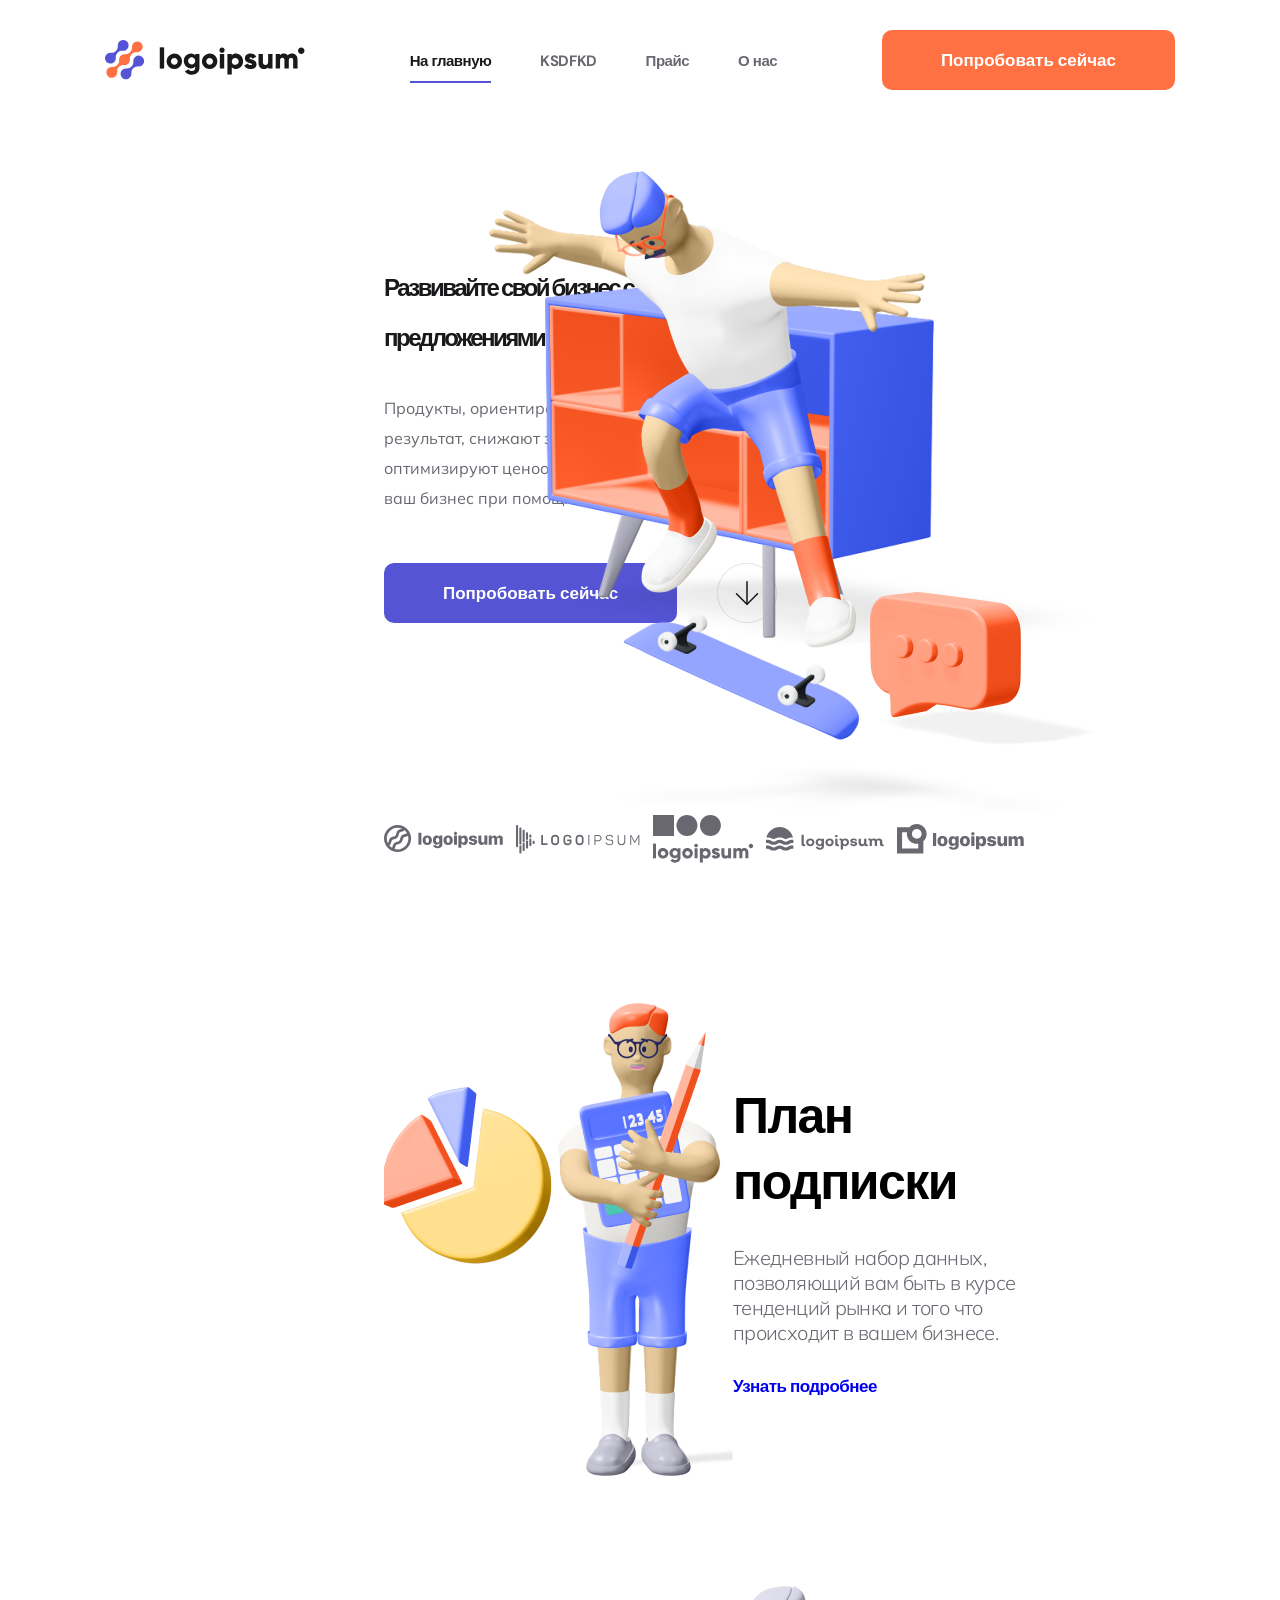
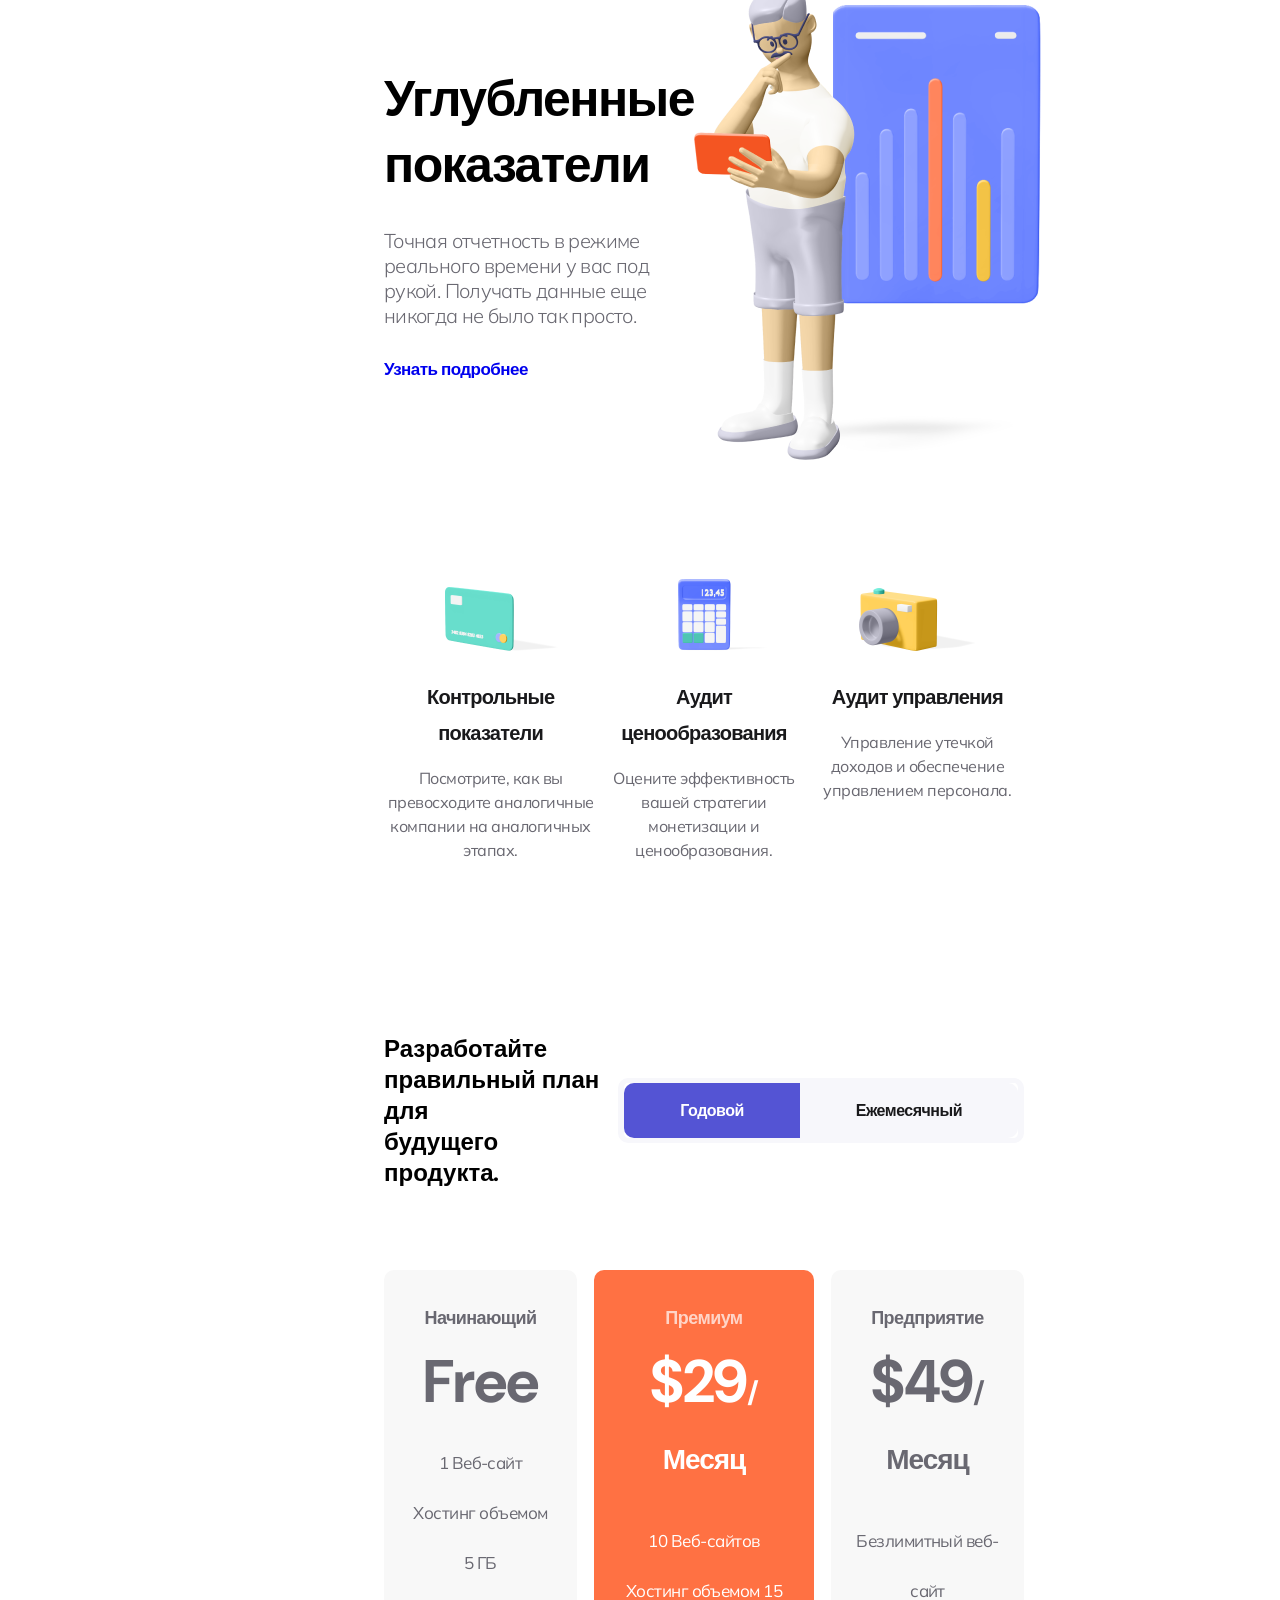
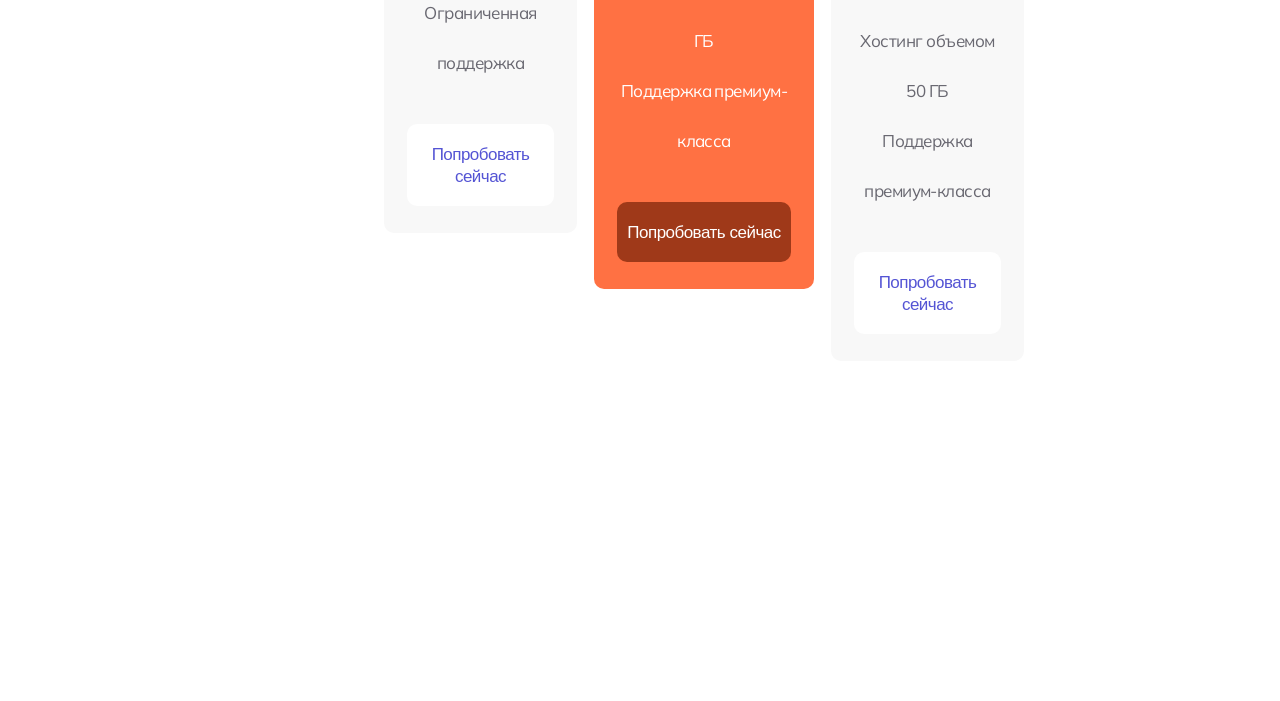
<file: Index.html>
<!DOCTYPE html>
<html lang="en">
<head>
    <meta charset="UTF-8">
    <meta name="viewport" content="width=device-width, initial-scale=1.0">
    <title>Сайтец</title>
    <link rel="stylesheet" href="Style.css">
    <link rel="shortcut icon" href="IMG/lOGO.svg" type="image/x-icon">
    
    <link rel="preconnect" href="https://fonts.googleapis.com">
<link rel="preconnect" href="https://fonts.gstatic.com" crossorigin>
<link href="https://fonts.googleapis.com/css2?family=DM+Sans:ital,opsz,wght@0,9..40,100..1000;1,9..40,100..1000&family=Mulish:ital,wght@0,200..1000;1,200..1000&display=swap" rel="stylesheet">

<link rel="preconnect" href="https://fonts.googleapis.com">
<link rel="preconnect" href="https://fonts.gstatic.com" crossorigin>
<link href="https://fonts.googleapis.com/css2?family=Mulish:ital,wght@0,200..1000;1,200..1000&display=swap" rel="stylesheet">
    
</head>
<body>


    <header class="header">
        <div class="header_container">
            <nav class="header_navigate">
                <img src="IMG/Logo_Ipsum.svg" alt="Дизайнер спит">
                <ul class="header_list">
                    <li>
                        <a class="header_list-link active" id="active" href="#">На главную</a>
                    </li>
                    <li>
                        <a class="header_list-link" href="#">KSDFKD</a>
                    </li>
                    <li>
                        <a class="header_list-link" href="#">Прайс</a>
                    </li>
                    <li>
                        <a class="header_list-link" href="#">О нас</a>
                    </li>
                </ul>
                <a class="header_button" href="#"> Попробовать сейчас</a> 
            </nav>
        </div>
    </header>

<div class="grid">
    <main>
        <section class="Hero_Block">
            <div class="Hero_Container">
                <div class="Hero_Content">
                    <div class="Hero_Text">

                        <H1 class="Hero_title">
                            Развивайте свой бизнес с лучшими предложениями
                        </H1>
                        <p class="Hero_Desc">
                            Продукты, ориентированные на конечный результат, снижают загруденность клиентов, оптимизируют ценообразование и расширяют ваш бизнес при помощи наших предложений.
                        </p>
                        
                    </div>
                    <div class="Hero_Buttons">
                        <a href="#" class="Hero_Button"> Попробовать сейчас </a>
                        <a href="#companies_scroll" class="Hero_Scroll">
                            <img class="Hero_Scroll_IMG" src="IMG/Down Arrow.svg" >
                        </a>
                    </div>

                </div>
            <img class="Hero_Image" src="IMG/Hero 3D.png" alt="Дизайнер забухал">
            </div>
        </section>
        

        <section class="companies_block" id="companies_scroll">
            <div class="companies">
                <ul class="company">
                    <li class="companies_company">
                        <img src="IMG/1.svg" alt="Анлак" class="company_logo">
                    </li>
                    <li class="companies_company">
                        <img src="IMG/2.svg" alt="Анлак" class="company_logo">
                    </li>
                    <li class="companies_company">
                        <img src="IMG/3.svg" alt="Анлак" class="company_logo">
                    </li>
                    <li class="companies_company">
                        <img src="IMG/4.svg" alt="Анлак" class="company_logo">
                    </li>
                    <li class="companies_company">
                        <img src="IMG/5.svg" alt="Анлак" class="company_logo">
                    </li>
                </ul>
            </div>

            <div class="pudfutture">
            <section class="features">
                <div class="features_conteiner">
                    <div class="feature">
                        <img src="IMG/Subscription.png" alt="Анлак" class="feature_image">
                        <div class="feature_content">
                            <h3 class="feature_title"> План подписки </h3>
                                <p class="feature_desc">Ежедневный набор данных, позволяющий вам быть в курсе тенденций рынка и того что происходит в вашем бизнесе.</p>
                                <a href="#" class="feature_link">Узнать подробнее</a>
                        </div>
                    </div>
                </div>
            </section>

            <section class="features">
                <div class="features_conteiner">
                    <div class="feature">
                        <div class="feature_content">
                            <h3 class="feature_title"> Углубленные показатели</h3>
                                <p class="feature_desc">Точная отчетность в режиме реального времени у вас под рукой. Получать данные еще никогда не было так просто.</p>
                                <a href="#" class="feature_link">Узнать подробнее</a>
                        </div>
                        <img src="IMG/Metrics.png" alt="Анлак" class="feature_image">
                    </div>
                </div>
            </section>
            </div>


            <div class="offers_block">
                <div class="offers_conteiner">
                    <div class="offer">
                        <img src="IMG/Benchmarks.png" alt="" class="offers_img">
                        <p class="offer_text">Контрольные показатели</p>
                        <p class="offer_discription">Посмотрите, как вы превосходите аналогичные компании на аналогичных этапах.</p>
                    </div>
                    <div class="offer">
                        <img src="IMG/Pricing Audit.png" alt="" class="offers_img">
                        <p class="offer_text">Аудит ценообразования</p>
                        <p class="offer_discription">Оцените эффективность вашей стратегии монетизации и ценообразования.</p>
                    </div>
                    <div class="offer">
                        <img src="IMG/Retention Audit.png" alt="" class="offers_img">
                        <p class="offer_text">Аудит управления</p>
                        <p class="offer_discription">Управление утечкой доходов и обеспечение управлением персонала.</p>
                    </div>
                </div>
            </div>
        

        <section class="subscription">
            <div class="subscription_container">
                <div class="subscription_header">
                    <H2 class="subscription_title">Разработайте правильный план для <BR> будущего продукта.</H2>
                    <div class="subscription_tabs">
                        <buton class="subscription_tab active">Годовой</buton>
                        <buton class="subscription_tab">Ежемесячный</buton>
                    </div>
                </div>
            </div>

            <div class="ped">
            <div class="subscription_plans">
                <div class="subscription_plan">
                    <P class="subscription_plan_title">Начинающий</P>
                    <h2 class="subscription_plan_price">Free</h2>
                    <p class="subscription_plan_features">1 Веб-сайт <br> Хостинг объемом <br> 5 ГБ Ограниченная поддержка</p>
                    <a href="#" class="subscription_plan_button">Попробовать сейчас</a>
                </div>
            </div>

            <div class="subscription_plans ">
                <div class="subscription_plan active">
                    <P class="subscription_plan_title">Премиум</P>
                    <h2 class="subscription_plan_price">$29<span>/Месяц</span></h2>
                    <p class="subscription_plan_features">10 Веб-сайтов <br> Хостинг объемом 15 ГБ <br> Поддержка премиум-класса</p>
                    <a href="#" class="subscription_plan_button">Попробовать сейчас</a>
                </div>
            </div>

            <div class="subscription_plans">
                <div class="subscription_plan">
                    <P class="subscription_plan_title">Предприятие</P>
                    <h2 class="subscription_plan_price">$49<span>/Месяц</span></h2>
                    <p class="subscription_plan_features">Безлимитный веб-сайт <br> Хостинг объемом 50 ГБ <br> Поддержка премиум-класса</p>
                    <a href="#" class="subscription_plan_button">Попробовать сейчас</a>
                </div>
            </div>
            </div>

        </section>
        </section>

    </main>
</div>
</body>
</html>
</file>
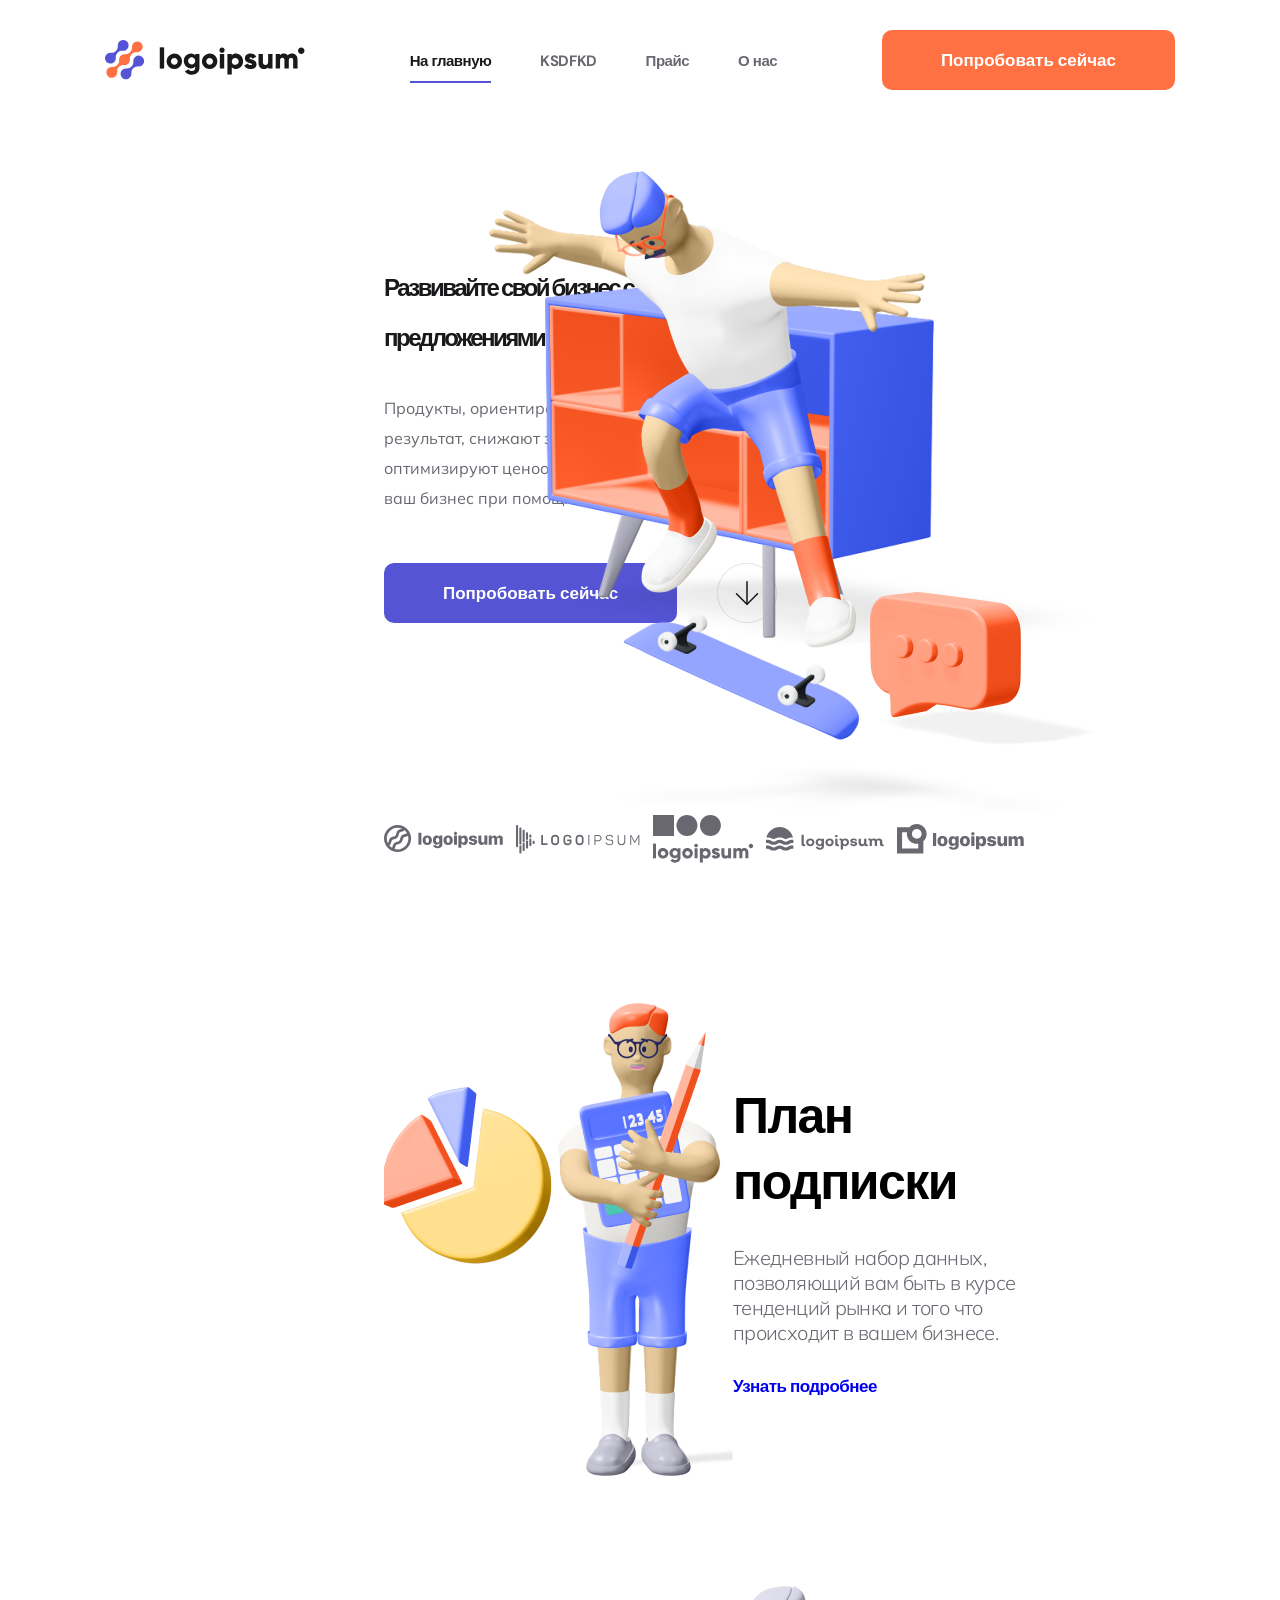
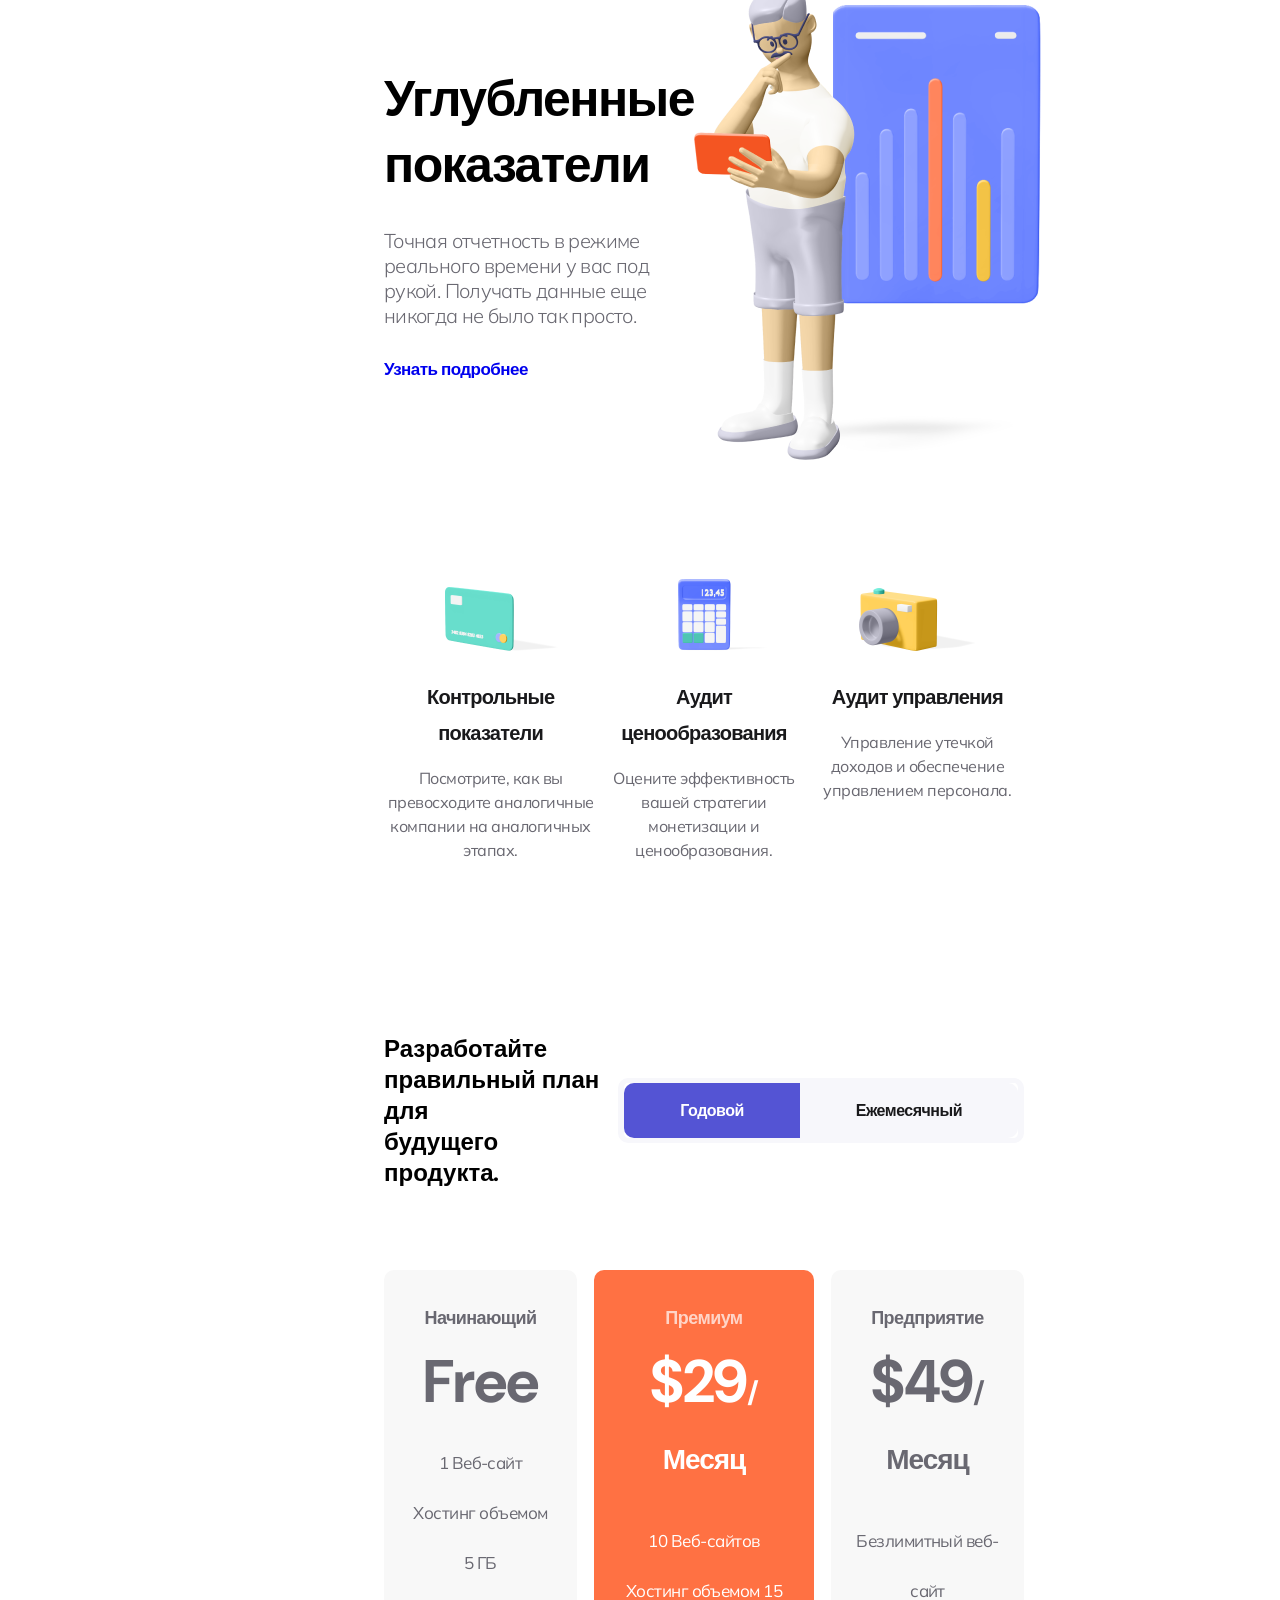
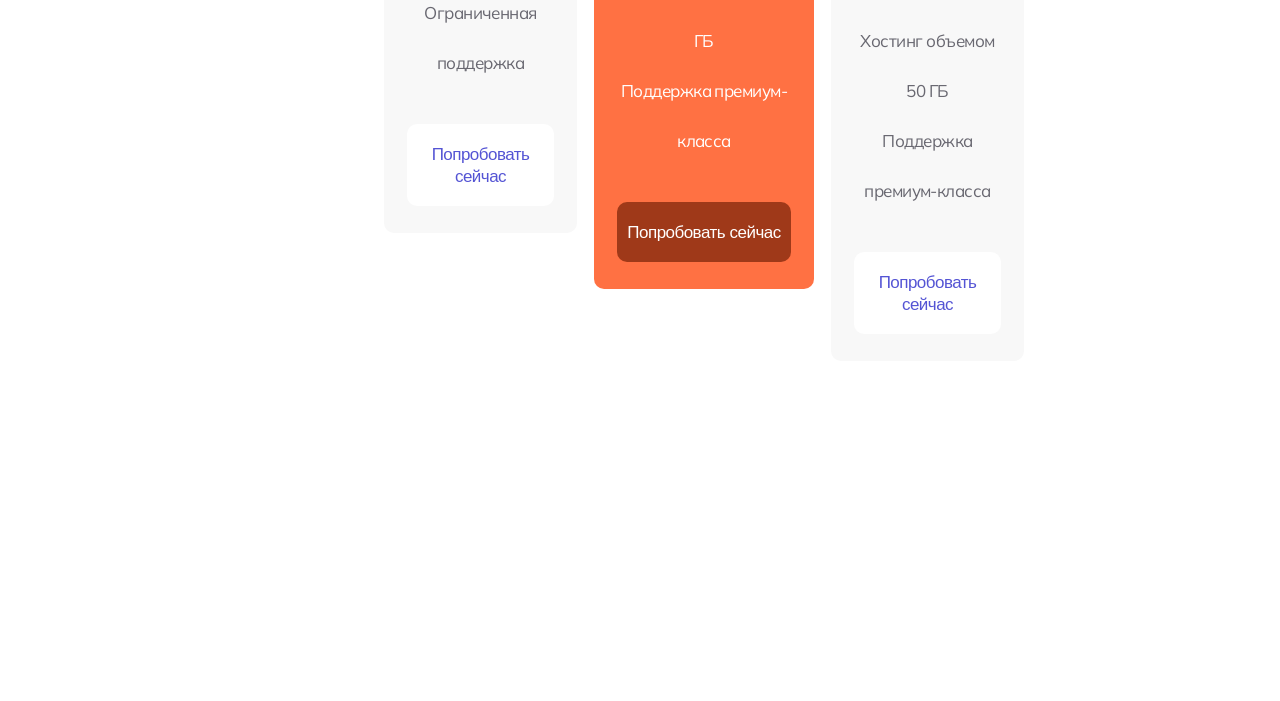
<file: index.html>
<!DOCTYPE html>
<html lang="en">
<head>
    <meta charset="UTF-8">
    <meta name="viewport" content="width=device-width, initial-scale=1.0">
    <title>Сайтец</title>
    <link rel="stylesheet" href="style.css">
    <link rel="shortcut icon" href="IMG/lOGO.svg" type="image/x-icon">
    
    <link rel="preconnect" href="https://fonts.googleapis.com">
<link rel="preconnect" href="https://fonts.gstatic.com" crossorigin>
<link href="https://fonts.googleapis.com/css2?family=DM+Sans:ital,opsz,wght@0,9..40,100..1000;1,9..40,100..1000&family=Mulish:ital,wght@0,200..1000;1,200..1000&display=swap" rel="stylesheet">

<link rel="preconnect" href="https://fonts.googleapis.com">
<link rel="preconnect" href="https://fonts.gstatic.com" crossorigin>
<link href="https://fonts.googleapis.com/css2?family=Mulish:ital,wght@0,200..1000;1,200..1000&display=swap" rel="stylesheet">
    
</head>
<body>


    <header class="header">
        <div class="header_container">
            <nav class="header_navigate">
                <img src="IMG/Logo_Ipsum.svg" alt="Дизайнер спит">
                <ul class="header_list">
                    <li>
                        <a class="header_list-link active" id="active" href="#">На главную</a>
                    </li>
                    <li>
                        <a class="header_list-link" href="#">KSDFKD</a>
                    </li>
                    <li>
                        <a class="header_list-link" href="#">Прайс</a>
                    </li>
                    <li>
                        <a class="header_list-link" href="#">О нас</a>
                    </li>
                </ul>
                <a class="header_button" href="#"> Попробовать сейчас</a> 
            </nav>
        </div>
    </header>

<div class="grid">
    <main>
        <section class="Hero_Block">
            <div class="Hero_Container">
                <div class="Hero_Content">
                    <div class="Hero_Text">

                        <H1 class="Hero_title">
                            Развивайте свой бизнес с лучшими предложениями
                        </H1>
                        <p class="Hero_Desc">
                            Продукты, ориентированные на конечный результат, снижают загруденность клиентов, оптимизируют ценообразование и расширяют ваш бизнес при помощи наших предложений.
                        </p>
                        
                    </div>
                    <div class="Hero_Buttons">
                        <a href="#" class="Hero_Button"> Попробовать сейчас </a>
                        <a href="#companies_scroll" class="Hero_Scroll">
                            <img class="Hero_Scroll_IMG" src="IMG/Down Arrow.svg" >
                        </a>
                    </div>

                </div>
            <img class="Hero_Image" src="IMG/Hero 3D.png" alt="Дизайнер забухал">
            </div>
        </section>
        

        <section class="companies_block" id="companies_scroll">
            <div class="companies">
                <ul class="company">
                    <li class="companies_company">
                        <img src="IMG/1.svg" alt="Анлак" class="company_logo">
                    </li>
                    <li class="companies_company">
                        <img src="IMG/2.svg" alt="Анлак" class="company_logo">
                    </li>
                    <li class="companies_company">
                        <img src="IMG/3.svg" alt="Анлак" class="company_logo">
                    </li>
                    <li class="companies_company">
                        <img src="IMG/4.svg" alt="Анлак" class="company_logo">
                    </li>
                    <li class="companies_company">
                        <img src="IMG/5.svg" alt="Анлак" class="company_logo">
                    </li>
                </ul>
            </div>

            <div class="pudfutture">
            <section class="features">
                <div class="features_conteiner">
                    <div class="feature">
                        <img src="IMG/Subscription.png" alt="Анлак" class="feature_image">
                        <div class="feature_content">
                            <h3 class="feature_title"> План подписки </h3>
                                <p class="feature_desc">Ежедневный набор данных, позволяющий вам быть в курсе тенденций рынка и того что происходит в вашем бизнесе.</p>
                                <a href="#" class="feature_link">Узнать подробнее</a>
                        </div>
                    </div>
                </div>
            </section>

            <section class="features">
                <div class="features_conteiner">
                    <div class="feature">
                        <div class="feature_content">
                            <h3 class="feature_title"> Углубленные показатели</h3>
                                <p class="feature_desc">Точная отчетность в режиме реального времени у вас под рукой. Получать данные еще никогда не было так просто.</p>
                                <a href="#" class="feature_link">Узнать подробнее</a>
                        </div>
                        <img src="IMG/Metrics.png" alt="Анлак" class="feature_image">
                    </div>
                </div>
            </section>
            </div>


            <div class="offers_block">
                <div class="offers_conteiner">
                    <div class="offer">
                        <img src="IMG/Benchmarks.png" alt="" class="offers_img">
                        <p class="offer_text">Контрольные показатели</p>
                        <p class="offer_discription">Посмотрите, как вы превосходите аналогичные компании на аналогичных этапах.</p>
                    </div>
                    <div class="offer">
                        <img src="IMG/Pricing Audit.png" alt="" class="offers_img">
                        <p class="offer_text">Аудит ценообразования</p>
                        <p class="offer_discription">Оцените эффективность вашей стратегии монетизации и ценообразования.</p>
                    </div>
                    <div class="offer">
                        <img src="IMG/Retention Audit.png" alt="" class="offers_img">
                        <p class="offer_text">Аудит управления</p>
                        <p class="offer_discription">Управление утечкой доходов и обеспечение управлением персонала.</p>
                    </div>
                </div>
            </div>
        

        <section class="subscription">
            <div class="subscription_container">
                <div class="subscription_header">
                    <H2 class="subscription_title">Разработайте правильный план для <BR> будущего продукта.</H2>
                    <div class="subscription_tabs">
                        <buton class="subscription_tab active">Годовой</buton>
                        <buton class="subscription_tab">Ежемесячный</buton>
                    </div>
                </div>
            </div>

            <div class="ped">
            <div class="subscription_plans">
                <div class="subscription_plan">
                    <P class="subscription_plan_title">Начинающий</P>
                    <h2 class="subscription_plan_price">Free</h2>
                    <p class="subscription_plan_features">1 Веб-сайт <br> Хостинг объемом <br> 5 ГБ Ограниченная поддержка</p>
                    <a href="#" class="subscription_plan_button">Попробовать сейчас</a>
                </div>
            </div>

            <div class="subscription_plans ">
                <div class="subscription_plan active">
                    <P class="subscription_plan_title">Премиум</P>
                    <h2 class="subscription_plan_price">$29<span>/Месяц</span></h2>
                    <p class="subscription_plan_features">10 Веб-сайтов <br> Хостинг объемом 15 ГБ <br> Поддержка премиум-класса</p>
                    <a href="#" class="subscription_plan_button">Попробовать сейчас</a>
                </div>
            </div>

            <div class="subscription_plans">
                <div class="subscription_plan">
                    <P class="subscription_plan_title">Предприятие</P>
                    <h2 class="subscription_plan_price">$49<span>/Месяц</span></h2>
                    <p class="subscription_plan_features">Безлимитный веб-сайт <br> Хостинг объемом 50 ГБ <br> Поддержка премиум-класса</p>
                    <a href="#" class="subscription_plan_button">Попробовать сейчас</a>
                </div>
            </div>
            </div>

        </section>
        </section>

    </main>
</div>
</body>
</html>
</file>
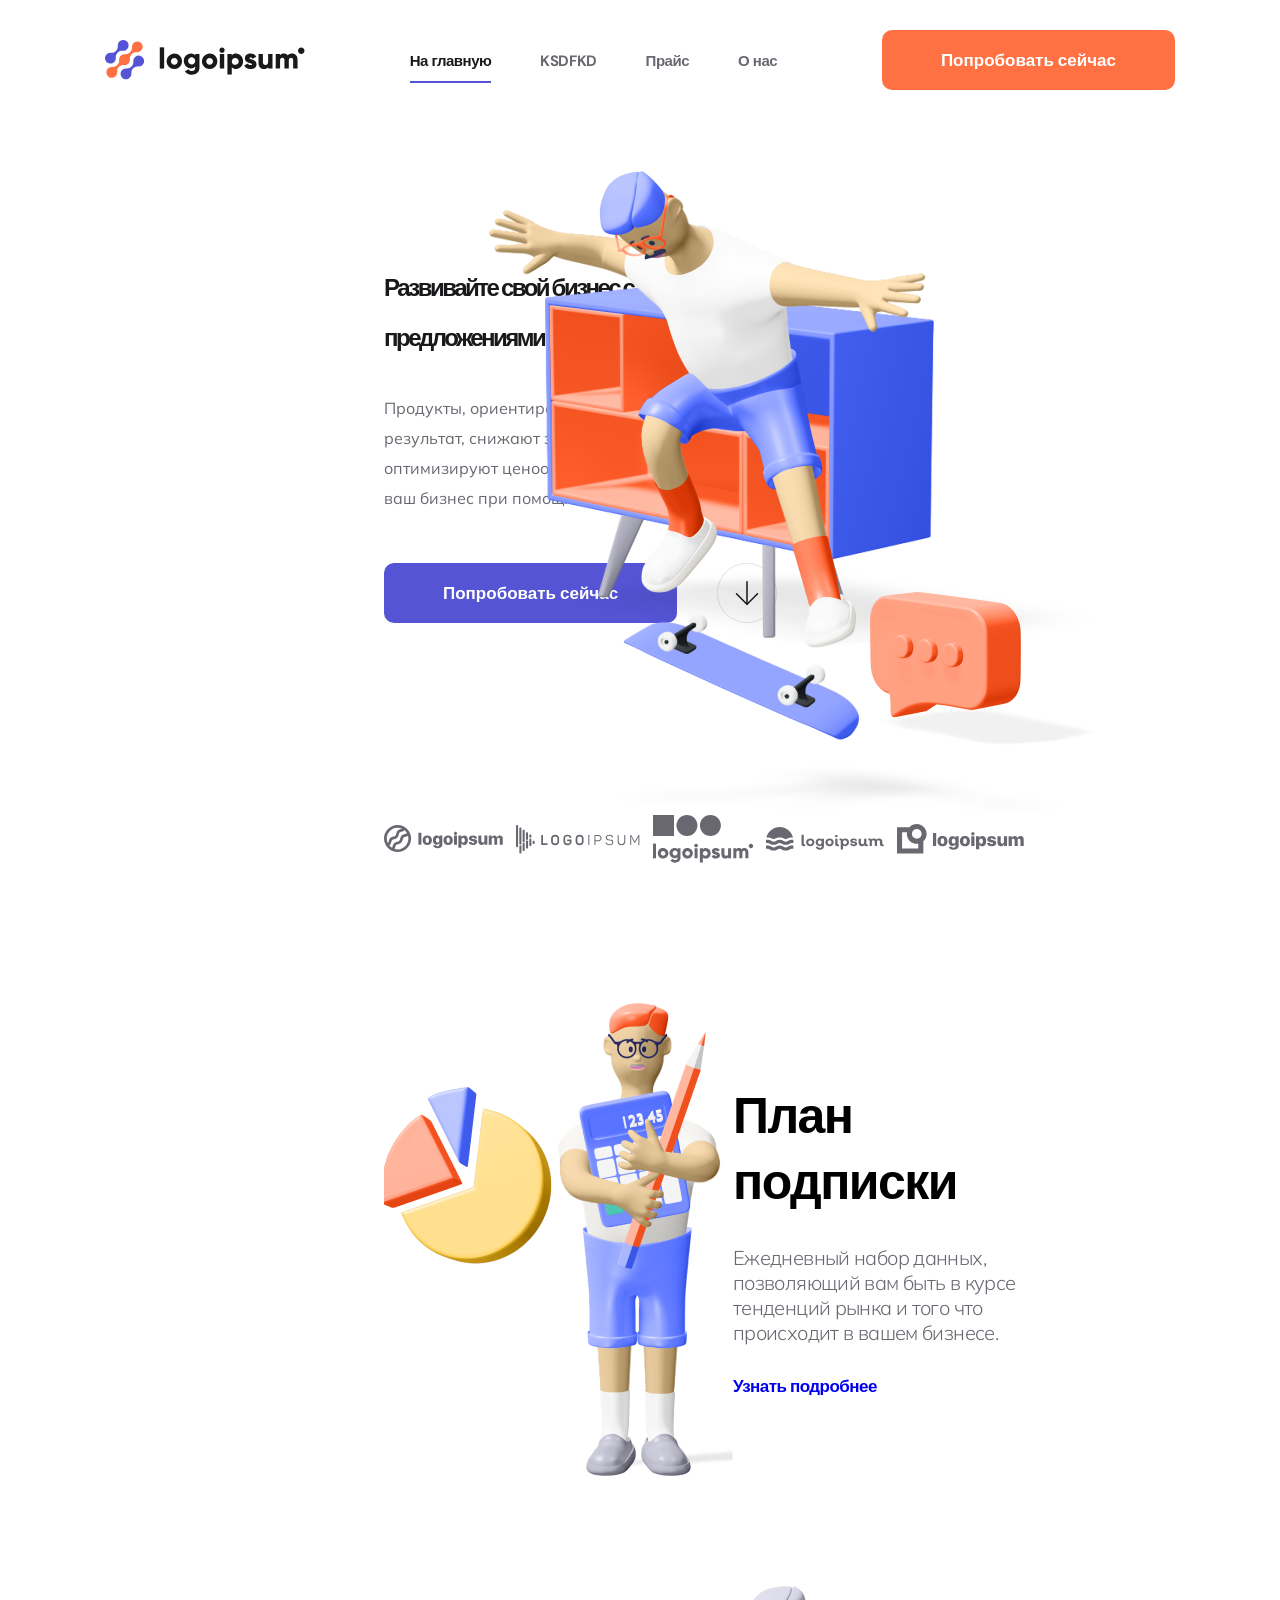
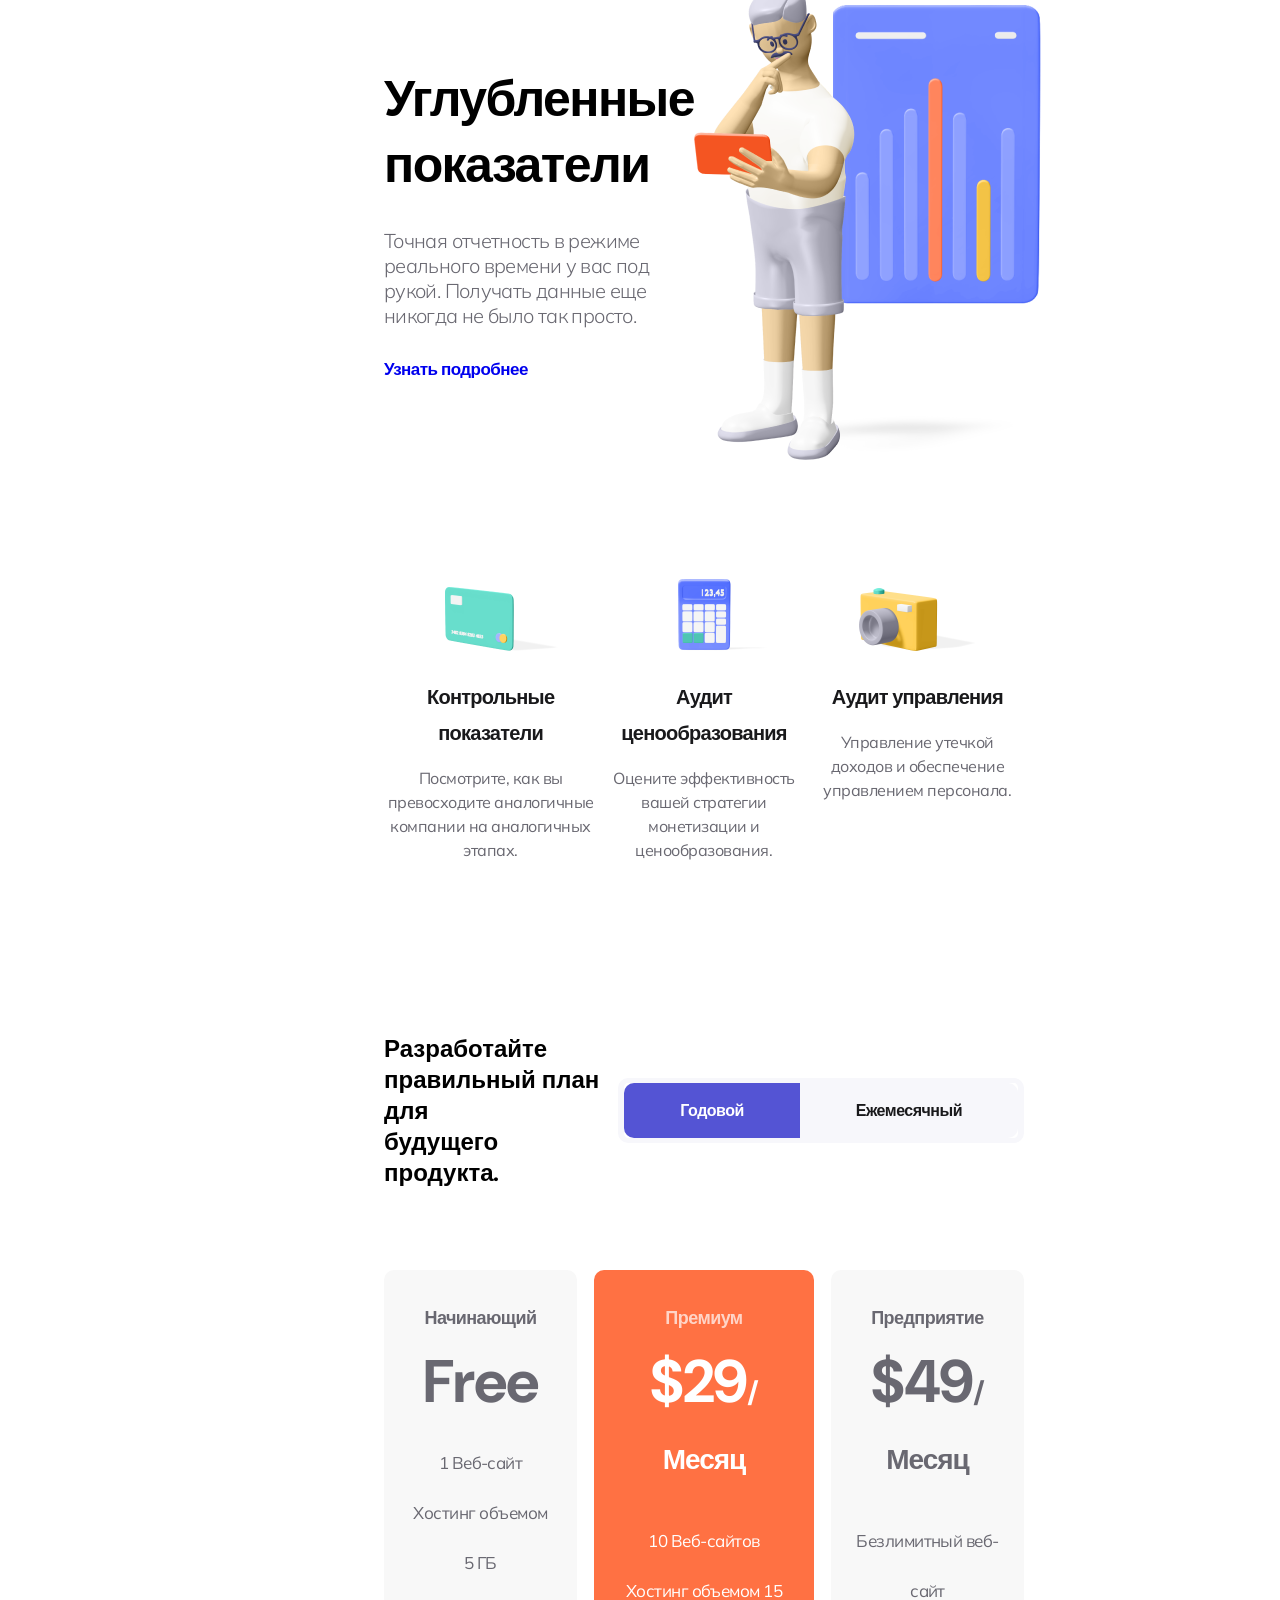
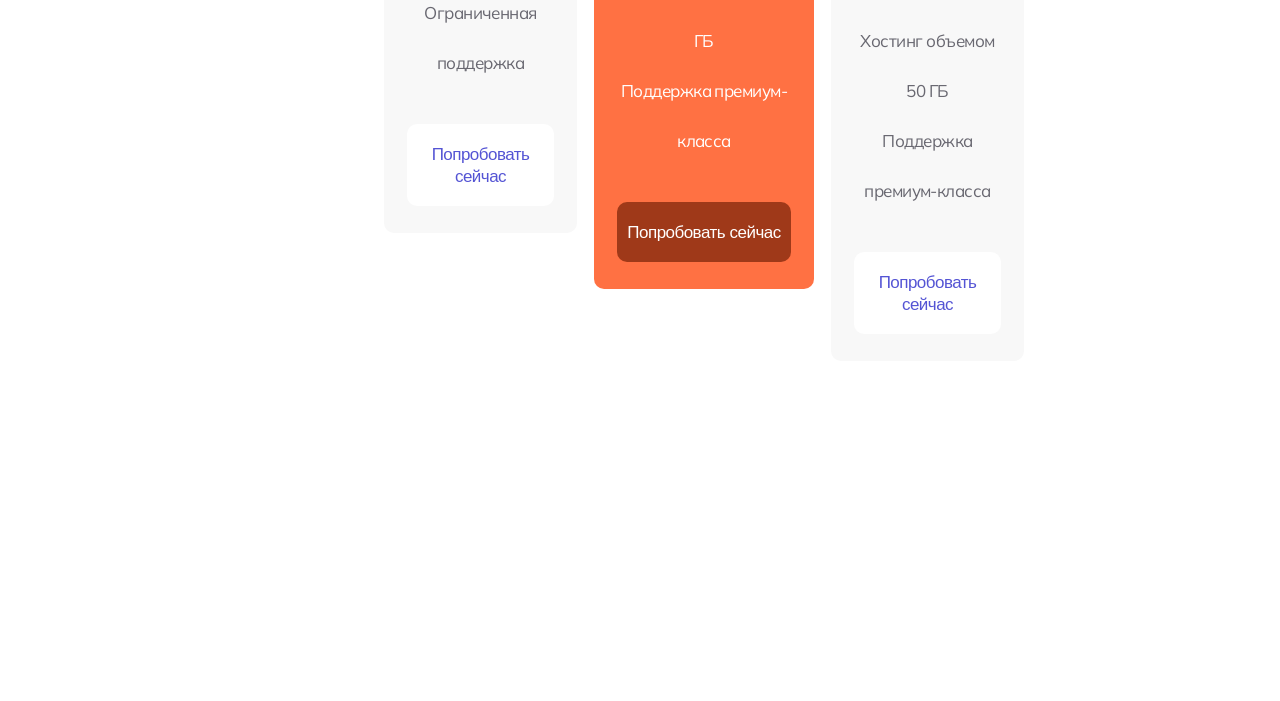
<file: Сайтец.html>
<!DOCTYPE html>
<html lang="en">
<head>
    <meta charset="UTF-8">
    <meta name="viewport" content="width=device-width, initial-scale=1.0">
    <title>Сайтец</title>
    <link rel="stylesheet" href="Сайтец.css">
    <link rel="shortcut icon" href="IMG/lOGO.svg" type="image/x-icon">
    
    <link rel="preconnect" href="https://fonts.googleapis.com">
<link rel="preconnect" href="https://fonts.gstatic.com" crossorigin>
<link href="https://fonts.googleapis.com/css2?family=DM+Sans:ital,opsz,wght@0,9..40,100..1000;1,9..40,100..1000&family=Mulish:ital,wght@0,200..1000;1,200..1000&display=swap" rel="stylesheet">

<link rel="preconnect" href="https://fonts.googleapis.com">
<link rel="preconnect" href="https://fonts.gstatic.com" crossorigin>
<link href="https://fonts.googleapis.com/css2?family=Mulish:ital,wght@0,200..1000;1,200..1000&display=swap" rel="stylesheet">
    
</head>
<body>


    <header class="header">
        <div class="header_container">
            <nav class="header_navigate">
                <img src="IMG/Logo_Ipsum.svg" alt="Дизайнер спит">
                <ul class="header_list">
                    <li>
                        <a class="header_list-link active" id="active" href="#">На главную</a>
                    </li>
                    <li>
                        <a class="header_list-link" href="#">KSDFKD</a>
                    </li>
                    <li>
                        <a class="header_list-link" href="#">Прайс</a>
                    </li>
                    <li>
                        <a class="header_list-link" href="#">О нас</a>
                    </li>
                </ul>
                <a class="header_button" href="#"> Попробовать сейчас</a> 
            </nav>
        </div>
    </header>

<div class="grid">
    <main>
        <section class="Hero_Block">
            <div class="Hero_Container">
                <div class="Hero_Content">
                    <div class="Hero_Text">

                        <H1 class="Hero_title">
                            Развивайте свой бизнес с лучшими предложениями
                        </H1>
                        <p class="Hero_Desc">
                            Продукты, ориентированные на конечный результат, снижают загруденность клиентов, оптимизируют ценообразование и расширяют ваш бизнес при помощи наших предложений.
                        </p>
                        
                    </div>
                    <div class="Hero_Buttons">
                        <a href="#" class="Hero_Button"> Попробовать сейчас </a>
                        <a href="#companies_scroll" class="Hero_Scroll">
                            <img class="Hero_Scroll_IMG" src="IMG/Down Arrow.svg" >
                        </a>
                    </div>

                </div>
            <img class="Hero_Image" src="IMG/Hero 3D.png" alt="Дизайнер забухал">
            </div>
        </section>
        

        <section class="companies_block" id="companies_scroll">
            <div class="companies">
                <ul class="company">
                    <li class="companies_company">
                        <img src="IMG/1.svg" alt="Анлак" class="company_logo">
                    </li>
                    <li class="companies_company">
                        <img src="IMG/2.svg" alt="Анлак" class="company_logo">
                    </li>
                    <li class="companies_company">
                        <img src="IMG/3.svg" alt="Анлак" class="company_logo">
                    </li>
                    <li class="companies_company">
                        <img src="IMG/4.svg" alt="Анлак" class="company_logo">
                    </li>
                    <li class="companies_company">
                        <img src="IMG/5.svg" alt="Анлак" class="company_logo">
                    </li>
                </ul>
            </div>

            <div class="pudfutture">
            <section class="features">
                <div class="features_conteiner">
                    <div class="feature">
                        <img src="IMG/Subscription.png" alt="Анлак" class="feature_image">
                        <div class="feature_content">
                            <h3 class="feature_title"> План подписки </h3>
                                <p class="feature_desc">Ежедневный набор данных, позволяющий вам быть в курсе тенденций рынка и того что происходит в вашем бизнесе.</p>
                                <a href="#" class="feature_link">Узнать подробнее</a>
                        </div>
                    </div>
                </div>
            </section>

            <section class="features">
                <div class="features_conteiner">
                    <div class="feature">
                        <div class="feature_content">
                            <h3 class="feature_title"> Углубленные показатели</h3>
                                <p class="feature_desc">Точная отчетность в режиме реального времени у вас под рукой. Получать данные еще никогда не было так просто.</p>
                                <a href="#" class="feature_link">Узнать подробнее</a>
                        </div>
                        <img src="IMG/Metrics.png" alt="Анлак" class="feature_image">
                    </div>
                </div>
            </section>
            </div>


            <div class="offers_block">
                <div class="offers_conteiner">
                    <div class="offer">
                        <img src="IMG/Benchmarks.png" alt="" class="offers_img">
                        <p class="offer_text">Контрольные показатели</p>
                        <p class="offer_discription">Посмотрите, как вы превосходите аналогичные компании на аналогичных этапах.</p>
                    </div>
                    <div class="offer">
                        <img src="IMG/Pricing Audit.png" alt="" class="offers_img">
                        <p class="offer_text">Аудит ценообразования</p>
                        <p class="offer_discription">Оцените эффективность вашей стратегии монетизации и ценообразования.</p>
                    </div>
                    <div class="offer">
                        <img src="IMG/Retention Audit.png" alt="" class="offers_img">
                        <p class="offer_text">Аудит управления</p>
                        <p class="offer_discription">Управление утечкой доходов и обеспечение управлением персонала.</p>
                    </div>
                </div>
            </div>
        

        <section class="subscription">
            <div class="subscription_container">
                <div class="subscription_header">
                    <H2 class="subscription_title">Разработайте правильный план для <BR> будущего продукта.</H2>
                    <div class="subscription_tabs">
                        <buton class="subscription_tab active">Годовой</buton>
                        <buton class="subscription_tab">Ежемесячный</buton>
                    </div>
                </div>
            </div>

            <div class="ped">
            <div class="subscription_plans">
                <div class="subscription_plan">
                    <P class="subscription_plan_title">Начинающий</P>
                    <h2 class="subscription_plan_price">Free</h2>
                    <p class="subscription_plan_features">1 Веб-сайт <br> Хостинг объемом <br> 5 ГБ Ограниченная поддержка</p>
                    <a href="#" class="subscription_plan_button">Попробовать сейчас</a>
                </div>
            </div>

            <div class="subscription_plans ">
                <div class="subscription_plan active">
                    <P class="subscription_plan_title">Премиум</P>
                    <h2 class="subscription_plan_price">$29<span>/Месяц</span></h2>
                    <p class="subscription_plan_features">10 Веб-сайтов <br> Хостинг объемом 15 ГБ <br> Поддержка премиум-класса</p>
                    <a href="#" class="subscription_plan_button">Попробовать сейчас</a>
                </div>
            </div>

            <div class="subscription_plans">
                <div class="subscription_plan">
                    <P class="subscription_plan_title">Предприятие</P>
                    <h2 class="subscription_plan_price">$49<span>/Месяц</span></h2>
                    <p class="subscription_plan_features">Безлимитный веб-сайт <br> Хостинг объемом 50 ГБ <br> Поддержка премиум-класса</p>
                    <a href="#" class="subscription_plan_button">Попробовать сейчас</a>
                </div>
            </div>
            </div>

        </section>
        </section>

    </main>
</div>
</body>
</html>
</file>
<file: Style.css>
:root{
    --osndark: #19191B;
    --osngray: #696871;
    --osnpurple:#5454D4;
    --osnorange:#FF7143;
}

html{
    scroll-padding: 40px;
    scroll-behavior:smooth;
}

*{
    margin: 0;
    padding: 0;
    box-sizing: border-box;
}
body
{
    font-family: "DM Sans", sans-serif;
}
.grid{
    padding-left: 30%;
    padding-right: 20%; ;
}

.header{
    position: fixed;
    width: 100%;
    background-color: white;
    padding-block: 30px;
    z-index: 1000;
    top: 0;
    max-width: 100%;   
}

main{
    margin-top: 171px ;
}

[class*="_Containre"]{
    max-width: 1070px;
    margin-inline: auto;
}
.header_container, .Hero_Container, .heroblock, .companies_block,.offers_block{
    max-width: 1070px;
    margin-inline: auto;
}

.header_navigate{
    display: flex;
    justify-content: space-between;
    align-items: center;

}

.header_list{
    display: flex;
    gap: 49px;
}

.header_list-link{
    font-weight: 700;
    font-size: 15px;
    letter-spacing: -0.47px;
    color: var(--osngray);
}

.header_list-link:hover, .Hero_Button:hover,.header_button:hover{
    color: var(--osndark);
    transition: color 0.3s;
}

.header_list-link.active{
    color: var(--osndark);
    border-bottom: 2px solid var(--osnpurple);
    padding-bottom: 10px;
}


/* #active{
     color: var(--osndark);
} */

ul{
        list-style: none;
}

a{
    text-decoration: none;
}

.header_button, .Hero_Button{
    font-weight: 700;
    font-size: 17px;
    color: white;
    padding: 19px 59px;
    border-radius: 10px;
    transition: 0.3s;
}

.header_button{

    background-color: var(--osnorange);
}

.header_button:hover, .Hero_Button:hover{
    opacity: 90%;;
}

.heroblock{
    padding-block: 70px;

}

.Hero_Container{
    position: relative;
}

.Hero_Image{
    position: absolute;
    top: 0;
    right: -75px;
}

.Hero_Content{
    max-width: 400px;
    padding-block: 92px;
}

.Hero_title{
    color: var(--osndark);
    font-weight: 700;
    font-size: 80;
    letter-spacing: -2.5px;
    line-height: 50px;
}

.Hero_Desc{
    font-family: "Mulish", sans-serif;
    color: var(--osngray);
    font-size: 20;
    letter-spacing: -0.63;
    line-height: 30px;
    margin-top: 30px;
}

.Hero_Buttons{
    margin-top: 50px;
    display: flex;
    gap: 40px;
    
}

.Hero_Button{
    background-color: var(--osnpurple);
}

.Hero_Scroll{
    width: 60px;
    height: 60px;
    display: flex;
    align-items: center;
    justify-content: center;
    border: 1px solid #E7E7E7;
    border-radius: 1000px;
}

.companies_block{
    padding-block:100px ;
}
.company{
    display: flex;
    justify-content: space-between;
    align-items: center;
}



.features{
    padding-block: 55px;

}

.features_conteiner{
    display: flex;
    flex-direction: column; 
    gap: 69px;

}

.feature{
    display: flex;
    align-items: center;
    justify-content: space-between;

}

.feature_content{
    display: flex;
    flex-direction: column;
    gap: 30px;
    max-width: 459px;

}

.feature_title{
    font-weight: 700;
    font-size: 50px;
    letter-spacing: -1.56px;
}

.feature_desc{
    font-family: "Mulish", sans-serif;
    letter-spacing: -0.63px;
    color: var(--osngray);
    font-size: 20px;
    font-weight: 300;
}
.feature_link{
    font-weight: 700;
    font-size: 17px;
    letter-spacing: -0.53px;
}

.feature_link:hover{
    text-decoration: underline ;
}

.pudfutture{
    padding-top: 80px;
    padding-bottom: 0;
}



    .offers_block{
        padding-block: 52px;
    }


    .offers_conteiner{
    display: grid;
    grid-template-columns: 1fr 1fr 1fr;
    gap: 74;
    }

    .offer{
        display: flex;
        flex-direction: column;
        gap: 15px;
        align-items: center;
        text-align: center;
    }

    .offer_text{
    font-weight: 700;
    font-size: 20px;
    letter-spacing: -0.75px;
    line-height: 36px;
    color: var(--osndark);
    padding-bottom: 0px;
    }

    .offer_discription{
        font-family: "Mulish", sans-serif; 
        font-size: 16px;
        letter-spacing: -0.5px;
        line-height: 24px;
        color: var(--osngray);
        max-width: 280px;
    }

    .offers_img{
        height: 97px;
    }

    .subscription{
        padding-block: 119px 158px;
    }

    .subscription_container{
        display: flex;
        flex-direction: column;
        gap: 82px;
    }
    .subscription_header{
        display: flex;
        align-items: center;
        justify-content: space-between;
    }

    .subscription_plan_title{
        font-weight: 700;
        font-size: 60xp;
        letter-spacing: -1.88px;
        line-height: 70px;
    }

    .subscription_tabs{
        display: flex;
        border-block:5px solid #f7f7fb;
        border-inline: 6px solid #f7f7fb;
        border-radius: 10px;
    }

    .subscription_tab{
        font-family: inherit;
        font-weight: 700;
        font-size: 16px;
        letter-spacing: -0.5px;
        border: none;
        background-color: #f7f7fb;
        padding: 17px 56px;
        border-radius: 0 10px 10px 0;
        color: var(--osndark);
        cursor: pointer;
    }

    .subscription_tab.active{
        background-color: var(--osnpurple);
        border-radius: 10px 0 0 10px;
        color: white;
    }

    .ped{
        padding-block: 82px;
        display: grid;
        grid-template-columns:1fr 1.14fr 1fr ;
        gap: 17px;
    }

.subscription_plan{
    padding: 34px 23px 27px;
    background-color: #f8f8f8;
    border-radius: 10px;
    text-align: center;
}


.subscription_plan_title{
    font-weight: 700;
    font-size: 18px;
    letter-spacing: -0.56px;
    line-height: 28px;
    color: var(--osngray);
}

.subscription_plan_price{
    font-weight: 700;
    font-size: 60px;
    letter-spacing: -1.03px;
    line-height: 56px;
    color: var(--osngray);
    margin-top: 22px;
}

.subscription_plan_price > span{
    font-size: 28px;
}

.subscription_plan_features{
    font-family: "Mulish", sans-serif;
    font-size: 17px;
    letter-spacing: -0.53px;
    line-height: 50px;
    color: var(--osngray);
    margin-top: 28px;
}

.subscription_plan_button{
    width: 100%;
    display: flex;
    justify-content: center;
    background-color: white;
    padding-block: 19px;
    border-radius: 10px;
    font-weight: 700px;
    font-size: 17px;
    letter-spacing: -0.53px;
    color: var(--osnpurple);
    margin-top: 36px;
}

.subscription_plan.active{
    background-color: var(--osnorange);

}

.subscription_plan.active .subscription_plan_title{
    color: rgba(255, 255, 255, 70%);
}

.subscription_plan.active .subscription_plan_price,
.subscription_plan.active .subscription_plan_features,
.subscription_plan.active .subscription_plan_button{
    color: white;
}

.subscription_plan.active .subscription_plan_button{
    background-color: #9F3919;
}

/* .offers_block{
    padding-top: 152px;
}

.offers_conteiner{
display: flex;
justify-content: space-between;
gap: 110px;


}

.offer{
    display: flex;
    flex-direction: column;
    justify-content: space-between;

}

.offers_img{
    height: auto;
    width: 151px;
    margin-left:79PX ;

}

.offer_text{
   width: 300px;
   font-weight: 700;
   font-size: 24px;
   letter-spacing: -0.75px;
   color: var(--osndark);
    text-align: center;
    padding-bottom: 20px;
}

.offer_discription{
    font-family: "Mulish", sans-serif; 
    font-weight: 300;
    font-size: 16px;
    letter-spacing: -0.5px;
    line-height: 24px;
    text-align: center;
}
 */
</file>
<file: style.css>
:root{
    --osndark: #19191B;
    --osngray: #696871;
    --osnpurple:#5454D4;
    --osnorange:#FF7143;
}

html{
    scroll-padding: 40px;
    scroll-behavior:smooth;
}

*{
    margin: 0;
    padding: 0;
    box-sizing: border-box;
}
body
{
    font-family: "DM Sans", sans-serif;
}
.grid{
    padding-left: 30%;
    padding-right: 20%; ;
}

.header{
    position: fixed;
    width: 100%;
    background-color: white;
    padding-block: 30px;
    z-index: 1000;
    top: 0;
    max-width: 100%;   
}

main{
    margin-top: 171px ;
}

[class*="_Containre"]{
    max-width: 1070px;
    margin-inline: auto;
}
.header_container, .Hero_Container, .heroblock, .companies_block,.offers_block{
    max-width: 1070px;
    margin-inline: auto;
}

.header_navigate{
    display: flex;
    justify-content: space-between;
    align-items: center;

}

.header_list{
    display: flex;
    gap: 49px;
}

.header_list-link{
    font-weight: 700;
    font-size: 15px;
    letter-spacing: -0.47px;
    color: var(--osngray);
}

.header_list-link:hover, .Hero_Button:hover,.header_button:hover{
    color: var(--osndark);
    transition: color 0.3s;
}

.header_list-link.active{
    color: var(--osndark);
    border-bottom: 2px solid var(--osnpurple);
    padding-bottom: 10px;
}


/* #active{
     color: var(--osndark);
} */

ul{
        list-style: none;
}

a{
    text-decoration: none;
}

.header_button, .Hero_Button{
    font-weight: 700;
    font-size: 17px;
    color: white;
    padding: 19px 59px;
    border-radius: 10px;
    transition: 0.3s;
}

.header_button{

    background-color: var(--osnorange);
}

.header_button:hover, .Hero_Button:hover{
    opacity: 90%;;
}

.heroblock{
    padding-block: 70px;

}

.Hero_Container{
    position: relative;
}

.Hero_Image{
    position: absolute;
    top: 0;
    right: -75px;
}

.Hero_Content{
    max-width: 400px;
    padding-block: 92px;
}

.Hero_title{
    color: var(--osndark);
    font-weight: 700;
    font-size: 80;
    letter-spacing: -2.5px;
    line-height: 50px;
}

.Hero_Desc{
    font-family: "Mulish", sans-serif;
    color: var(--osngray);
    font-size: 20;
    letter-spacing: -0.63;
    line-height: 30px;
    margin-top: 30px;
}

.Hero_Buttons{
    margin-top: 50px;
    display: flex;
    gap: 40px;
    
}

.Hero_Button{
    background-color: var(--osnpurple);
}

.Hero_Scroll{
    width: 60px;
    height: 60px;
    display: flex;
    align-items: center;
    justify-content: center;
    border: 1px solid #E7E7E7;
    border-radius: 1000px;
}

.companies_block{
    padding-block:100px ;
}
.company{
    display: flex;
    justify-content: space-between;
    align-items: center;
}



.features{
    padding-block: 55px;

}

.features_conteiner{
    display: flex;
    flex-direction: column; 
    gap: 69px;

}

.feature{
    display: flex;
    align-items: center;
    justify-content: space-between;

}

.feature_content{
    display: flex;
    flex-direction: column;
    gap: 30px;
    max-width: 459px;

}

.feature_title{
    font-weight: 700;
    font-size: 50px;
    letter-spacing: -1.56px;
}

.feature_desc{
    font-family: "Mulish", sans-serif;
    letter-spacing: -0.63px;
    color: var(--osngray);
    font-size: 20px;
    font-weight: 300;
}
.feature_link{
    font-weight: 700;
    font-size: 17px;
    letter-spacing: -0.53px;
}

.feature_link:hover{
    text-decoration: underline ;
}

.pudfutture{
    padding-top: 80px;
    padding-bottom: 0;
}



    .offers_block{
        padding-block: 52px;
    }


    .offers_conteiner{
    display: grid;
    grid-template-columns: 1fr 1fr 1fr;
    gap: 74;
    }

    .offer{
        display: flex;
        flex-direction: column;
        gap: 15px;
        align-items: center;
        text-align: center;
    }

    .offer_text{
    font-weight: 700;
    font-size: 20px;
    letter-spacing: -0.75px;
    line-height: 36px;
    color: var(--osndark);
    padding-bottom: 0px;
    }

    .offer_discription{
        font-family: "Mulish", sans-serif; 
        font-size: 16px;
        letter-spacing: -0.5px;
        line-height: 24px;
        color: var(--osngray);
        max-width: 280px;
    }

    .offers_img{
        height: 97px;
    }

    .subscription{
        padding-block: 119px 158px;
    }

    .subscription_container{
        display: flex;
        flex-direction: column;
        gap: 82px;
    }
    .subscription_header{
        display: flex;
        align-items: center;
        justify-content: space-between;
    }

    .subscription_plan_title{
        font-weight: 700;
        font-size: 60xp;
        letter-spacing: -1.88px;
        line-height: 70px;
    }

    .subscription_tabs{
        display: flex;
        border-block:5px solid #f7f7fb;
        border-inline: 6px solid #f7f7fb;
        border-radius: 10px;
    }

    .subscription_tab{
        font-family: inherit;
        font-weight: 700;
        font-size: 16px;
        letter-spacing: -0.5px;
        border: none;
        background-color: #f7f7fb;
        padding: 17px 56px;
        border-radius: 0 10px 10px 0;
        color: var(--osndark);
        cursor: pointer;
    }

    .subscription_tab.active{
        background-color: var(--osnpurple);
        border-radius: 10px 0 0 10px;
        color: white;
    }

    .ped{
        padding-block: 82px;
        display: grid;
        grid-template-columns:1fr 1.14fr 1fr ;
        gap: 17px;
    }

.subscription_plan{
    padding: 34px 23px 27px;
    background-color: #f8f8f8;
    border-radius: 10px;
    text-align: center;
}


.subscription_plan_title{
    font-weight: 700;
    font-size: 18px;
    letter-spacing: -0.56px;
    line-height: 28px;
    color: var(--osngray);
}

.subscription_plan_price{
    font-weight: 700;
    font-size: 60px;
    letter-spacing: -1.03px;
    line-height: 56px;
    color: var(--osngray);
    margin-top: 22px;
}

.subscription_plan_price > span{
    font-size: 28px;
}

.subscription_plan_features{
    font-family: "Mulish", sans-serif;
    font-size: 17px;
    letter-spacing: -0.53px;
    line-height: 50px;
    color: var(--osngray);
    margin-top: 28px;
}

.subscription_plan_button{
    width: 100%;
    display: flex;
    justify-content: center;
    background-color: white;
    padding-block: 19px;
    border-radius: 10px;
    font-weight: 700px;
    font-size: 17px;
    letter-spacing: -0.53px;
    color: var(--osnpurple);
    margin-top: 36px;
}

.subscription_plan.active{
    background-color: var(--osnorange);

}

.subscription_plan.active .subscription_plan_title{
    color: rgba(255, 255, 255, 70%);
}

.subscription_plan.active .subscription_plan_price,
.subscription_plan.active .subscription_plan_features,
.subscription_plan.active .subscription_plan_button{
    color: white;
}

.subscription_plan.active .subscription_plan_button{
    background-color: #9F3919;
}

/* .offers_block{
    padding-top: 152px;
}

.offers_conteiner{
display: flex;
justify-content: space-between;
gap: 110px;


}

.offer{
    display: flex;
    flex-direction: column;
    justify-content: space-between;

}

.offers_img{
    height: auto;
    width: 151px;
    margin-left:79PX ;

}

.offer_text{
   width: 300px;
   font-weight: 700;
   font-size: 24px;
   letter-spacing: -0.75px;
   color: var(--osndark);
    text-align: center;
    padding-bottom: 20px;
}

.offer_discription{
    font-family: "Mulish", sans-serif; 
    font-weight: 300;
    font-size: 16px;
    letter-spacing: -0.5px;
    line-height: 24px;
    text-align: center;
}
 */
</file>
<file: Сайтец.css>
:root{
    --osndark: #19191B;
    --osngray: #696871;
    --osnpurple:#5454D4;
    --osnorange:#FF7143;
}

html{
    scroll-padding: 40px;
    scroll-behavior:smooth;
}

*{
    margin: 0;
    padding: 0;
    box-sizing: border-box;
}
body
{
    font-family: "DM Sans", sans-serif;
}
.grid{
    padding-left: 30%;
    padding-right: 20%; ;
}

.header{
    position: fixed;
    width: 100%;
    background-color: white;
    padding-block: 30px;
    z-index: 1000;
    top: 0;
    max-width: 100%;   
}

main{
    margin-top: 171px ;
}

[class*="_Containre"]{
    max-width: 1070px;
    margin-inline: auto;
}
.header_container, .Hero_Container, .heroblock, .companies_block,.offers_block{
    max-width: 1070px;
    margin-inline: auto;
}

.header_navigate{
    display: flex;
    justify-content: space-between;
    align-items: center;

}

.header_list{
    display: flex;
    gap: 49px;
}

.header_list-link{
    font-weight: 700;
    font-size: 15px;
    letter-spacing: -0.47px;
    color: var(--osngray);
}

.header_list-link:hover, .Hero_Button:hover,.header_button:hover{
    color: var(--osndark);
    transition: color 0.3s;
}

.header_list-link.active{
    color: var(--osndark);
    border-bottom: 2px solid var(--osnpurple);
    padding-bottom: 10px;
}


/* #active{
     color: var(--osndark);
} */

ul{
        list-style: none;
}

a{
    text-decoration: none;
}

.header_button, .Hero_Button{
    font-weight: 700;
    font-size: 17px;
    color: white;
    padding: 19px 59px;
    border-radius: 10px;
    transition: 0.3s;
}

.header_button{

    background-color: var(--osnorange);
}

.header_button:hover, .Hero_Button:hover{
    opacity: 90%;;
}

.heroblock{
    padding-block: 70px;

}

.Hero_Container{
    position: relative;
}

.Hero_Image{
    position: absolute;
    top: 0;
    right: -75px;
}

.Hero_Content{
    max-width: 400px;
    padding-block: 92px;
}

.Hero_title{
    color: var(--osndark);
    font-weight: 700;
    font-size: 80;
    letter-spacing: -2.5px;
    line-height: 50px;
}

.Hero_Desc{
    font-family: "Mulish", sans-serif;
    color: var(--osngray);
    font-size: 20;
    letter-spacing: -0.63;
    line-height: 30px;
    margin-top: 30px;
}

.Hero_Buttons{
    margin-top: 50px;
    display: flex;
    gap: 40px;
    
}

.Hero_Button{
    background-color: var(--osnpurple);
}

.Hero_Scroll{
    width: 60px;
    height: 60px;
    display: flex;
    align-items: center;
    justify-content: center;
    border: 1px solid #E7E7E7;
    border-radius: 1000px;
}

.companies_block{
    padding-block:100px ;
}
.company{
    display: flex;
    justify-content: space-between;
    align-items: center;
}



.features{
    padding-block: 55px;

}

.features_conteiner{
    display: flex;
    flex-direction: column; 
    gap: 69px;

}

.feature{
    display: flex;
    align-items: center;
    justify-content: space-between;

}

.feature_content{
    display: flex;
    flex-direction: column;
    gap: 30px;
    max-width: 459px;

}

.feature_title{
    font-weight: 700;
    font-size: 50px;
    letter-spacing: -1.56px;
}

.feature_desc{
    font-family: "Mulish", sans-serif;
    letter-spacing: -0.63px;
    color: var(--osngray);
    font-size: 20px;
    font-weight: 300;
}
.feature_link{
    font-weight: 700;
    font-size: 17px;
    letter-spacing: -0.53px;
}

.feature_link:hover{
    text-decoration: underline ;
}

.pudfutture{
    padding-top: 80px;
    padding-bottom: 0;
}



    .offers_block{
        padding-block: 52px;
    }


    .offers_conteiner{
    display: grid;
    grid-template-columns: 1fr 1fr 1fr;
    gap: 74;
    }

    .offer{
        display: flex;
        flex-direction: column;
        gap: 15px;
        align-items: center;
        text-align: center;
    }

    .offer_text{
    font-weight: 700;
    font-size: 20px;
    letter-spacing: -0.75px;
    line-height: 36px;
    color: var(--osndark);
    padding-bottom: 0px;
    }

    .offer_discription{
        font-family: "Mulish", sans-serif; 
        font-size: 16px;
        letter-spacing: -0.5px;
        line-height: 24px;
        color: var(--osngray);
        max-width: 280px;
    }

    .offers_img{
        height: 97px;
    }

    .subscription{
        padding-block: 119px 158px;
    }

    .subscription_container{
        display: flex;
        flex-direction: column;
        gap: 82px;
    }
    .subscription_header{
        display: flex;
        align-items: center;
        justify-content: space-between;
    }

    .subscription_plan_title{
        font-weight: 700;
        font-size: 60xp;
        letter-spacing: -1.88px;
        line-height: 70px;
    }

    .subscription_tabs{
        display: flex;
        border-block:5px solid #f7f7fb;
        border-inline: 6px solid #f7f7fb;
        border-radius: 10px;
    }

    .subscription_tab{
        font-family: inherit;
        font-weight: 700;
        font-size: 16px;
        letter-spacing: -0.5px;
        border: none;
        background-color: #f7f7fb;
        padding: 17px 56px;
        border-radius: 0 10px 10px 0;
        color: var(--osndark);
        cursor: pointer;
    }

    .subscription_tab.active{
        background-color: var(--osnpurple);
        border-radius: 10px 0 0 10px;
        color: white;
    }

    .ped{
        padding-block: 82px;
        display: grid;
        grid-template-columns:1fr 1.14fr 1fr ;
        gap: 17px;
    }

.subscription_plan{
    padding: 34px 23px 27px;
    background-color: #f8f8f8;
    border-radius: 10px;
    text-align: center;
}


.subscription_plan_title{
    font-weight: 700;
    font-size: 18px;
    letter-spacing: -0.56px;
    line-height: 28px;
    color: var(--osngray);
}

.subscription_plan_price{
    font-weight: 700;
    font-size: 60px;
    letter-spacing: -1.03px;
    line-height: 56px;
    color: var(--osngray);
    margin-top: 22px;
}

.subscription_plan_price > span{
    font-size: 28px;
}

.subscription_plan_features{
    font-family: "Mulish", sans-serif;
    font-size: 17px;
    letter-spacing: -0.53px;
    line-height: 50px;
    color: var(--osngray);
    margin-top: 28px;
}

.subscription_plan_button{
    width: 100%;
    display: flex;
    justify-content: center;
    background-color: white;
    padding-block: 19px;
    border-radius: 10px;
    font-weight: 700px;
    font-size: 17px;
    letter-spacing: -0.53px;
    color: var(--osnpurple);
    margin-top: 36px;
}

.subscription_plan.active{
    background-color: var(--osnorange);

}

.subscription_plan.active .subscription_plan_title{
    color: rgba(255, 255, 255, 70%);
}

.subscription_plan.active .subscription_plan_price,
.subscription_plan.active .subscription_plan_features,
.subscription_plan.active .subscription_plan_button{
    color: white;
}

.subscription_plan.active .subscription_plan_button{
    background-color: #9F3919;
}

/* .offers_block{
    padding-top: 152px;
}

.offers_conteiner{
display: flex;
justify-content: space-between;
gap: 110px;


}

.offer{
    display: flex;
    flex-direction: column;
    justify-content: space-between;

}

.offers_img{
    height: auto;
    width: 151px;
    margin-left:79PX ;

}

.offer_text{
   width: 300px;
   font-weight: 700;
   font-size: 24px;
   letter-spacing: -0.75px;
   color: var(--osndark);
    text-align: center;
    padding-bottom: 20px;
}

.offer_discription{
    font-family: "Mulish", sans-serif; 
    font-weight: 300;
    font-size: 16px;
    letter-spacing: -0.5px;
    line-height: 24px;
    text-align: center;
}
 */
</file>
